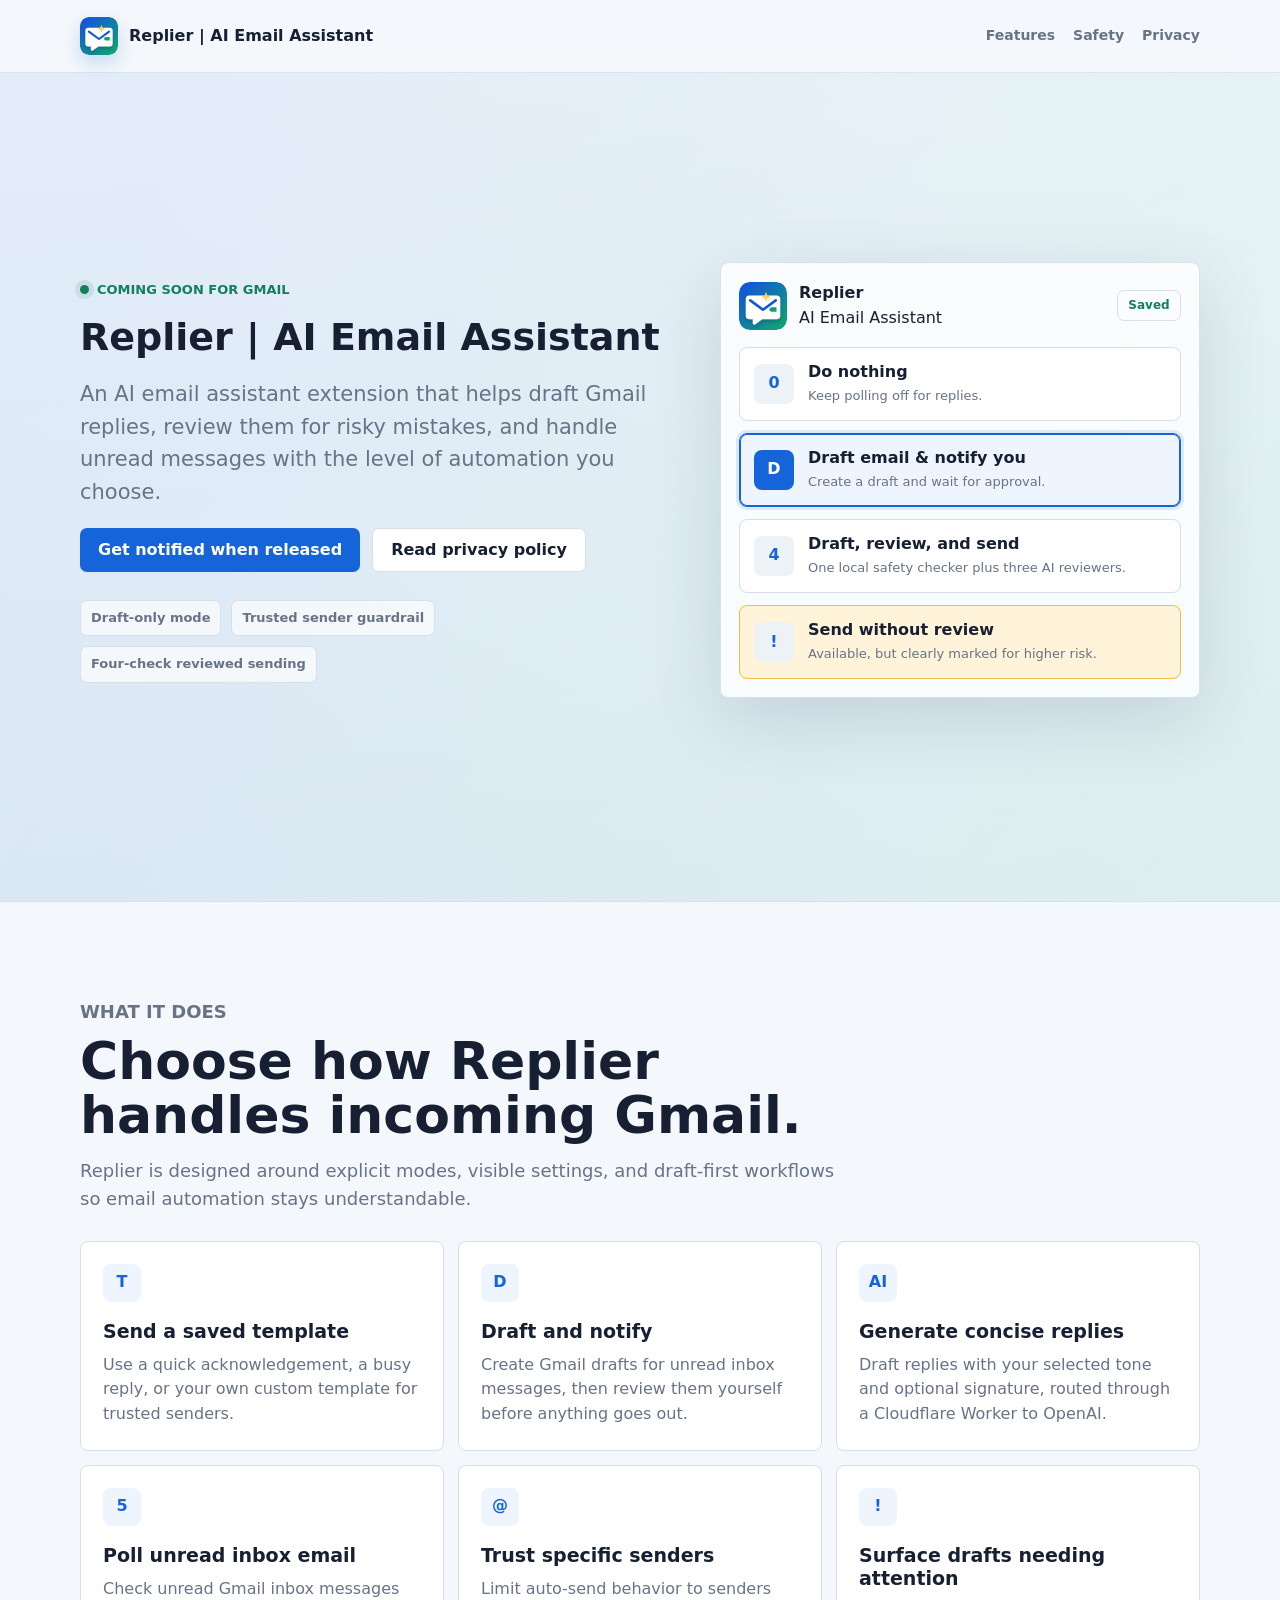
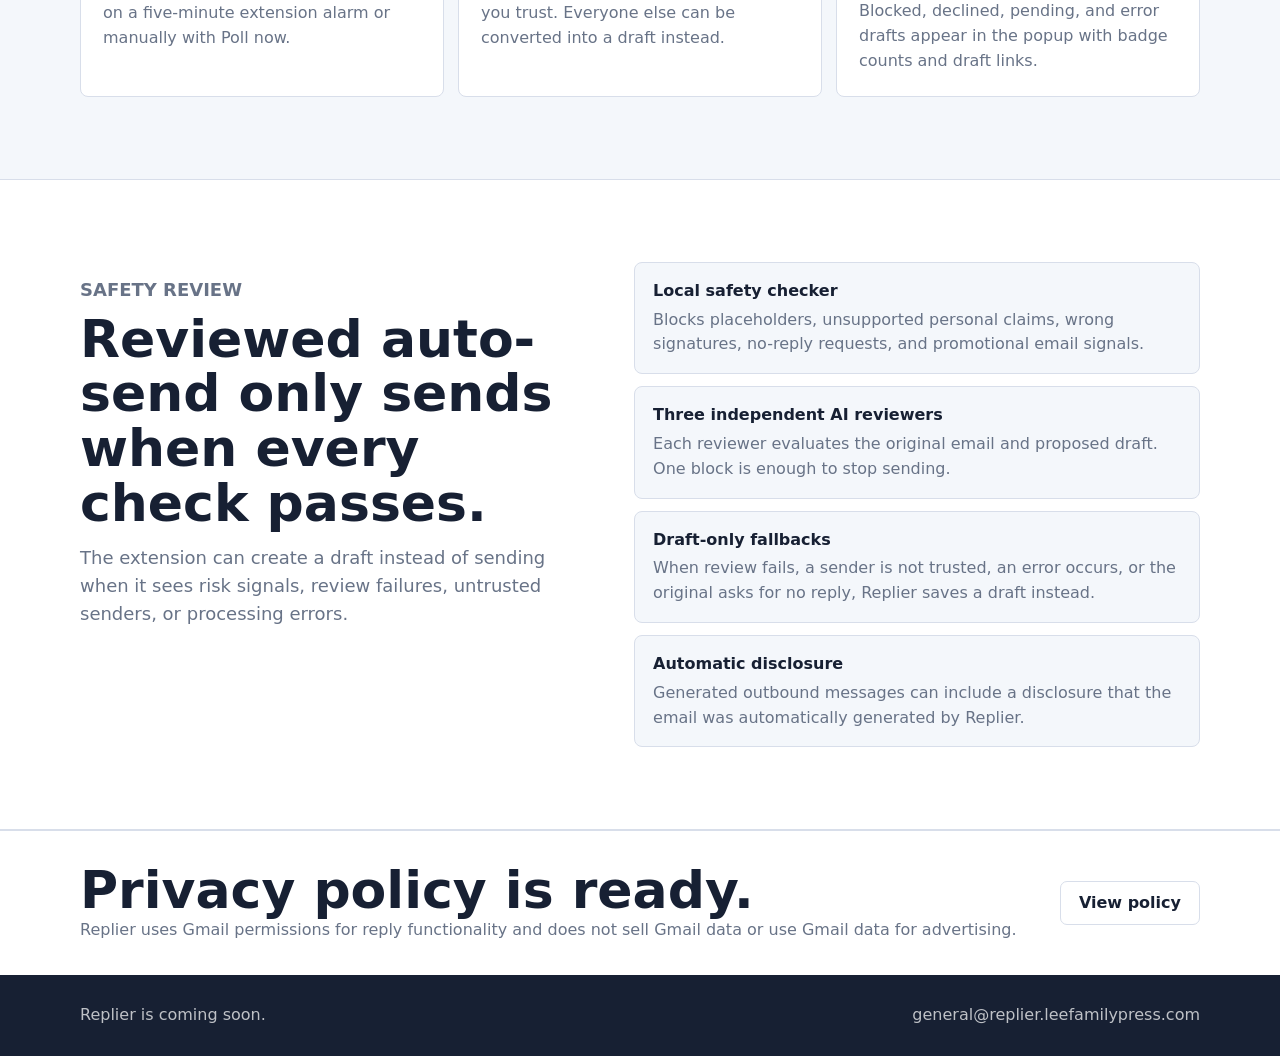
<file: index.html>
<!doctype html>
<html lang="en">
  <head>
    <meta charset="utf-8">
    <meta name="viewport" content="width=device-width, initial-scale=1">
    <meta name="description" content="Replier is a coming-soon AI email assistant extension for Gmail that drafts, reviews, and sends replies with configurable safeguards.">
    <title>Replier | AI Email Assistant</title>
    <link rel="icon" href="assets/icon.svg" type="image/svg+xml">
    <link rel="stylesheet" href="styles.css">
  </head>
  <body>
    <header class="site-header">
      <nav class="nav" aria-label="Main navigation">
        <a class="brand" href="index.html" aria-label="Replier home">
          <img src="assets/icon.svg" alt="">
          <span>Replier | AI Email Assistant</span>
        </a>
        <div class="nav-links">
          <a class="hide-small" href="#features">Features</a>
          <a class="hide-small" href="#safety">Safety</a>
          <a href="privacy.html">Privacy</a>
        </div>
      </nav>
    </header>

    <main>
      <section class="hero">
        <div class="hero-inner">
          <div>
            <p class="kicker"><span class="status-dot"></span> Coming soon for Gmail</p>
            <h1>Replier | AI Email Assistant</h1>
            <p class="lede">An AI email assistant extension that helps draft Gmail replies, review them for risky mistakes, and handle unread messages with the level of automation you choose.</p>
            <div id="installBadge" class="install-badge" hidden>
              <span aria-hidden="true">✓</span>
              Installed to Google Chrome
            </div>
            <div class="hero-actions">
              <button id="notifyToggle" class="button" type="button" aria-expanded="false" aria-controls="notifyPanel">Get notified when released</button>
              <a class="button secondary" href="privacy.html">Read privacy policy</a>
            </div>
            <div id="notifyPanel" class="notify-panel" hidden>
              <form class="notify-form" action="https://formspree.io/f/mnjkgrob" method="POST">
                <label for="notify-email">Release notification email</label>
                <div class="notify-row">
                  <input id="notify-email" name="email" type="email" autocomplete="email" placeholder="you@example.com" required>
                  <button type="submit">Notify me</button>
                </div>
                <p>We will only use this email for Replier release updates.</p>
              </form>
            </div>
            <div class="trust-row" aria-label="Replier highlights">
              <span>Draft-only mode</span>
              <span>Trusted sender guardrail</span>
              <span>Four-check reviewed sending</span>
            </div>
          </div>

          <aside class="product-panel" aria-label="Replier popup preview">
            <div class="product-top">
              <div class="product-title">
                <img src="assets/icon.svg" alt="">
                <div>
                  <strong>Replier</strong>
                  <p>AI Email Assistant</p>
                </div>
              </div>
              <span class="saved">Saved</span>
            </div>
            <div class="mode-list">
              <div class="mode-card">
                <span class="mode-icon">0</span>
                <span>
                  <strong>Do nothing</strong>
                  <small>Keep polling off for replies.</small>
                </span>
              </div>
              <div class="mode-card active">
                <span class="mode-icon">D</span>
                <span>
                  <strong>Draft email & notify you</strong>
                  <small>Create a draft and wait for approval.</small>
                </span>
              </div>
              <div class="mode-card">
                <span class="mode-icon">4</span>
                <span>
                  <strong>Draft, review, and send</strong>
                  <small>One local safety checker plus three AI reviewers.</small>
                </span>
              </div>
              <div class="mode-card warn">
                <span class="mode-icon">!</span>
                <span>
                  <strong>Send without review</strong>
                  <small>Available, but clearly marked for higher risk.</small>
                </span>
              </div>
            </div>
          </aside>
        </div>
      </section>

      <section id="features" class="section">
        <div class="section-head">
          <p class="eyebrow">What it does</p>
          <h2>Choose how Replier handles incoming Gmail.</h2>
          <p>Replier is designed around explicit modes, visible settings, and draft-first workflows so email automation stays understandable.</p>
        </div>
        <div class="feature-grid">
          <article class="feature">
            <span>T</span>
            <h3>Send a saved template</h3>
            <p>Use a quick acknowledgement, a busy reply, or your own custom template for trusted senders.</p>
          </article>
          <article class="feature">
            <span>D</span>
            <h3>Draft and notify</h3>
            <p>Create Gmail drafts for unread inbox messages, then review them yourself before anything goes out.</p>
          </article>
          <article class="feature">
            <span>AI</span>
            <h3>Generate concise replies</h3>
            <p>Draft replies with your selected tone and optional signature, routed through a Cloudflare Worker to OpenAI.</p>
          </article>
          <article class="feature">
            <span>5</span>
            <h3>Poll unread inbox email</h3>
            <p>Check unread Gmail inbox messages on a five-minute extension alarm or manually with Poll now.</p>
          </article>
          <article class="feature">
            <span>@</span>
            <h3>Trust specific senders</h3>
            <p>Limit auto-send behavior to senders you trust. Everyone else can be converted into a draft instead.</p>
          </article>
          <article class="feature">
            <span>!</span>
            <h3>Surface drafts needing attention</h3>
            <p>Blocked, declined, pending, and error drafts appear in the popup with badge counts and draft links.</p>
          </article>
        </div>
      </section>

      <section id="safety" class="safety">
        <div class="section safety-layout">
          <div class="section-head">
            <p class="eyebrow">Safety review</p>
            <h2>Reviewed auto-send only sends when every check passes.</h2>
            <p>The extension can create a draft instead of sending when it sees risk signals, review failures, untrusted senders, or processing errors.</p>
          </div>
          <ul class="checklist">
            <li>
              <strong>Local safety checker</strong>
              <span>Blocks placeholders, unsupported personal claims, wrong signatures, no-reply requests, and promotional email signals.</span>
            </li>
            <li>
              <strong>Three independent AI reviewers</strong>
              <span>Each reviewer evaluates the original email and proposed draft. One block is enough to stop sending.</span>
            </li>
            <li>
              <strong>Draft-only fallbacks</strong>
              <span>When review fails, a sender is not trusted, an error occurs, or the original asks for no reply, Replier saves a draft instead.</span>
            </li>
            <li>
              <strong>Automatic disclosure</strong>
              <span>Generated outbound messages can include a disclosure that the email was automatically generated by Replier.</span>
            </li>
          </ul>
        </div>
      </section>

      <section class="policy-strip">
        <div class="policy-inner">
          <div>
            <h2>Privacy policy is ready.</h2>
            <p>Replier uses Gmail permissions for reply functionality and does not sell Gmail data or use Gmail data for advertising.</p>
          </div>
          <a class="button secondary" href="privacy.html">View policy</a>
        </div>
      </section>
    </main>

    <footer class="site-footer">
      <div class="footer-inner">
        <p>Replier is coming soon.</p>
        <a href="mailto:general@replier.leefamilypress.com">general@replier.leefamilypress.com</a>
      </div>
    </footer>
    <script>
      const REPLIER_EXTENSION_ID = "kihemlemcopoacegpnhedpiekcpnaaim";
      const installBadge = document.querySelector("#installBadge");
      const notifyToggle = document.querySelector("#notifyToggle");
      const notifyPanel = document.querySelector("#notifyPanel");
      const notifyEmail = document.querySelector("#notify-email");

      function detectReplierInstall() {
        const runtime = window.chrome?.runtime;
        if (!runtime?.sendMessage) {
          return;
        }

        try {
          runtime.sendMessage(REPLIER_EXTENSION_ID, { type: "REPLIER_INSTALL_CHECK" }, (response) => {
            if (runtime.lastError) {
              return;
            }

            if (response?.ok && response.installed) {
              installBadge.hidden = false;
            }
          });
        } catch {
          installBadge.hidden = true;
        }
      }

      notifyToggle.addEventListener("click", () => {
        const isOpen = notifyToggle.getAttribute("aria-expanded") === "true";
        notifyToggle.setAttribute("aria-expanded", String(!isOpen));
        notifyPanel.hidden = isOpen;

        if (!isOpen) {
          notifyEmail.focus();
        }
      });

      detectReplierInstall();
    </script>
  </body>
</html>
</file>
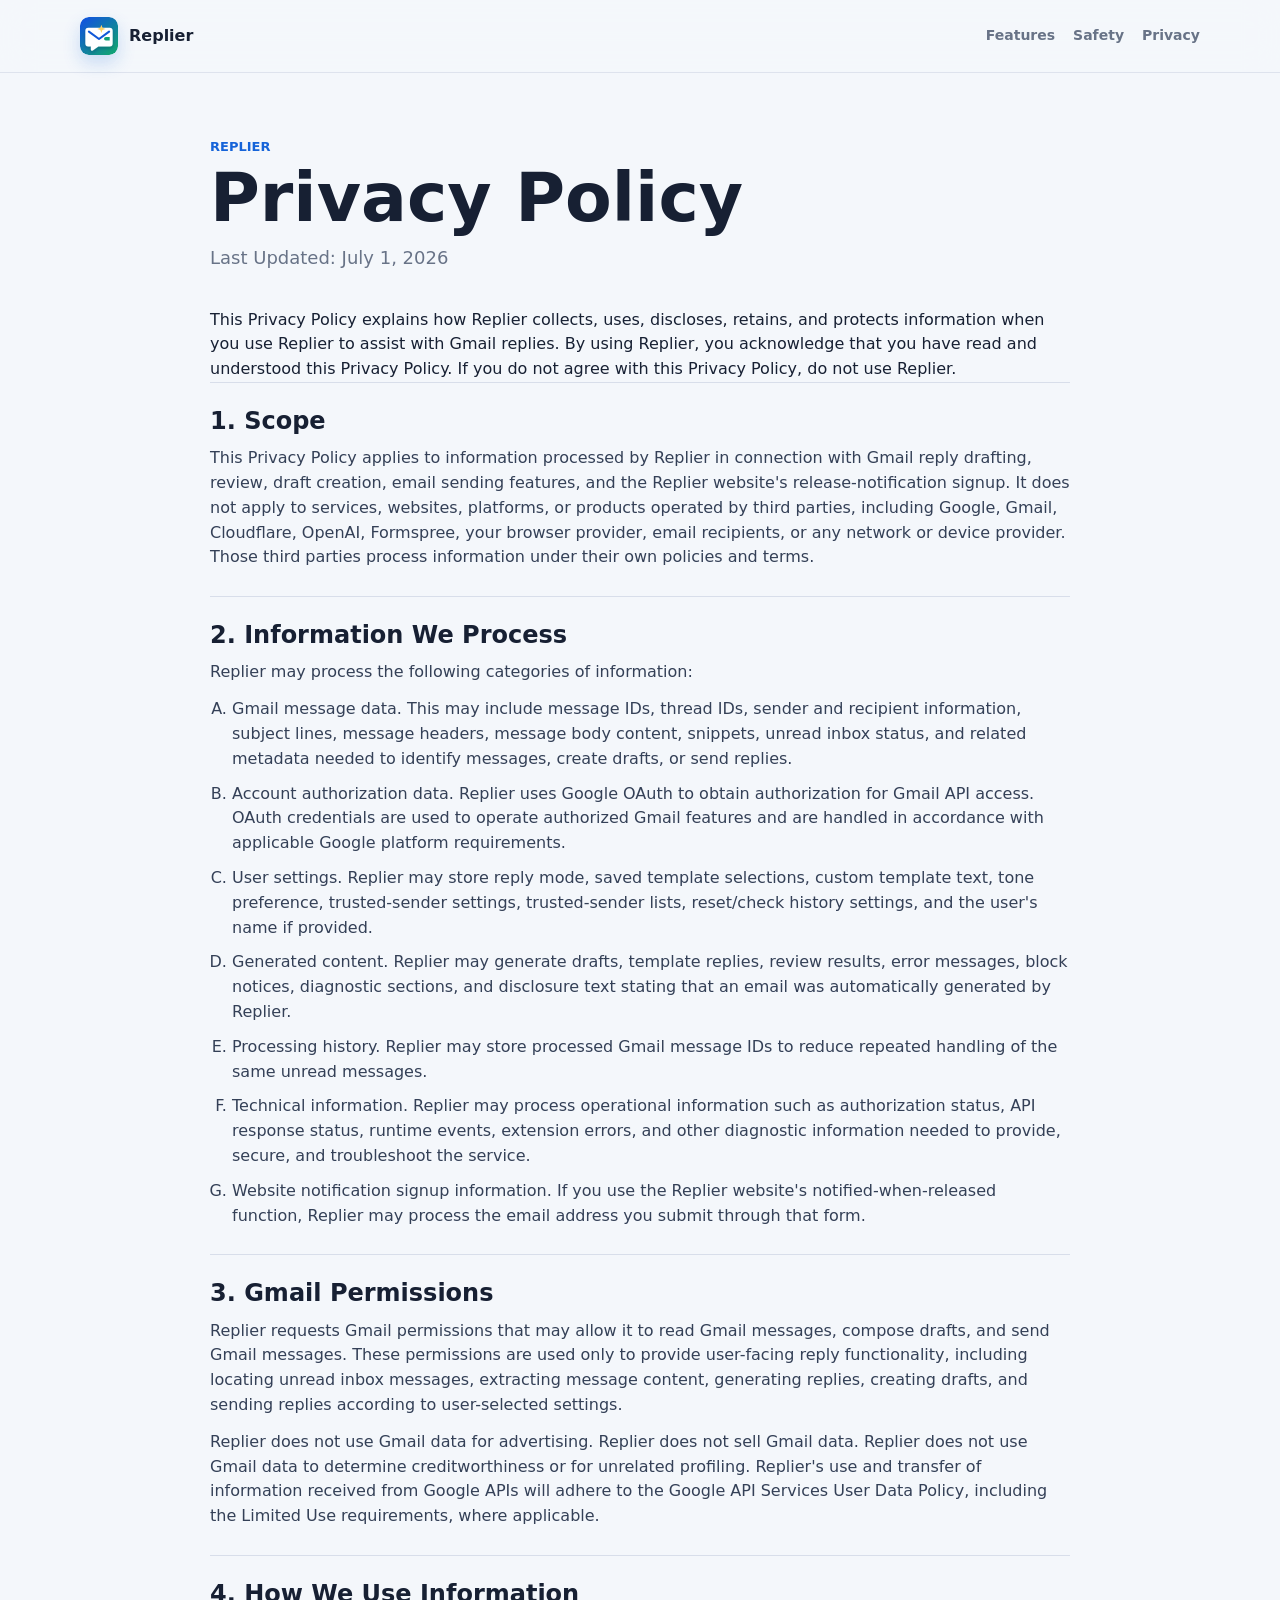
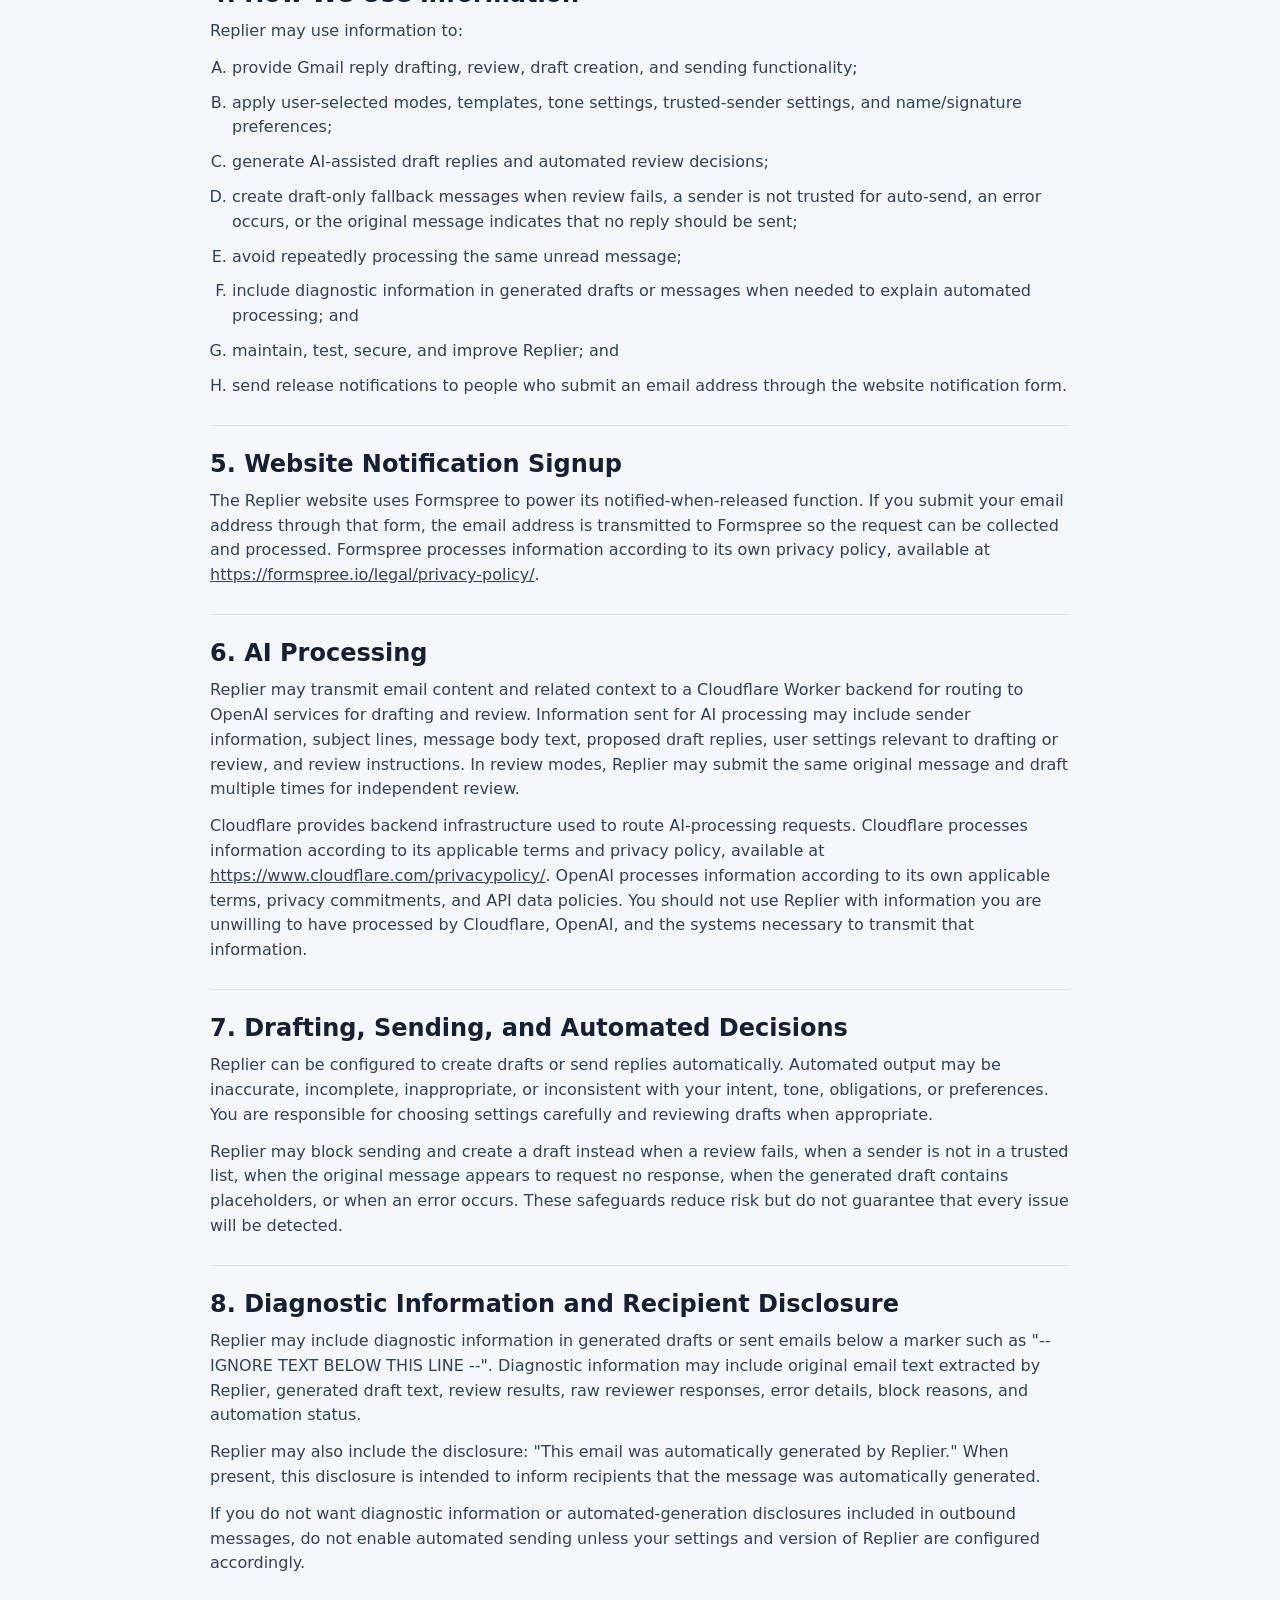
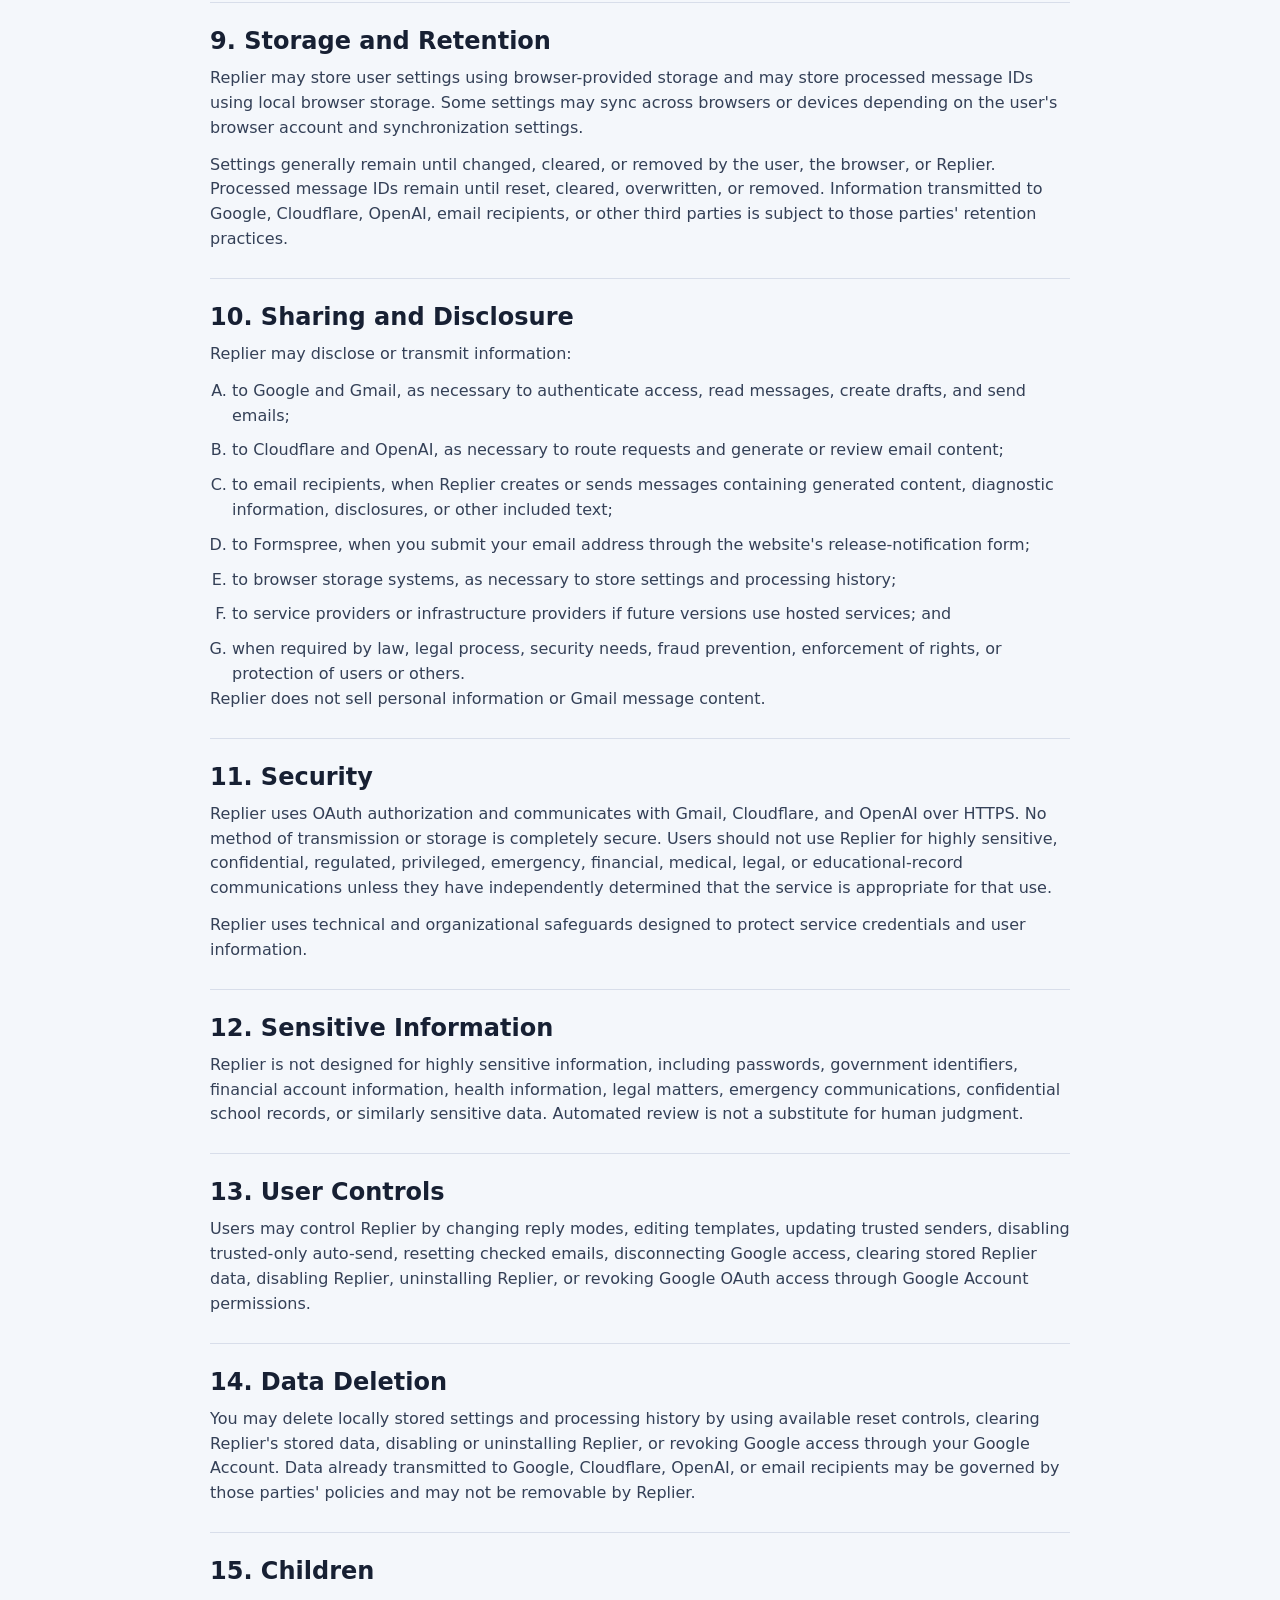
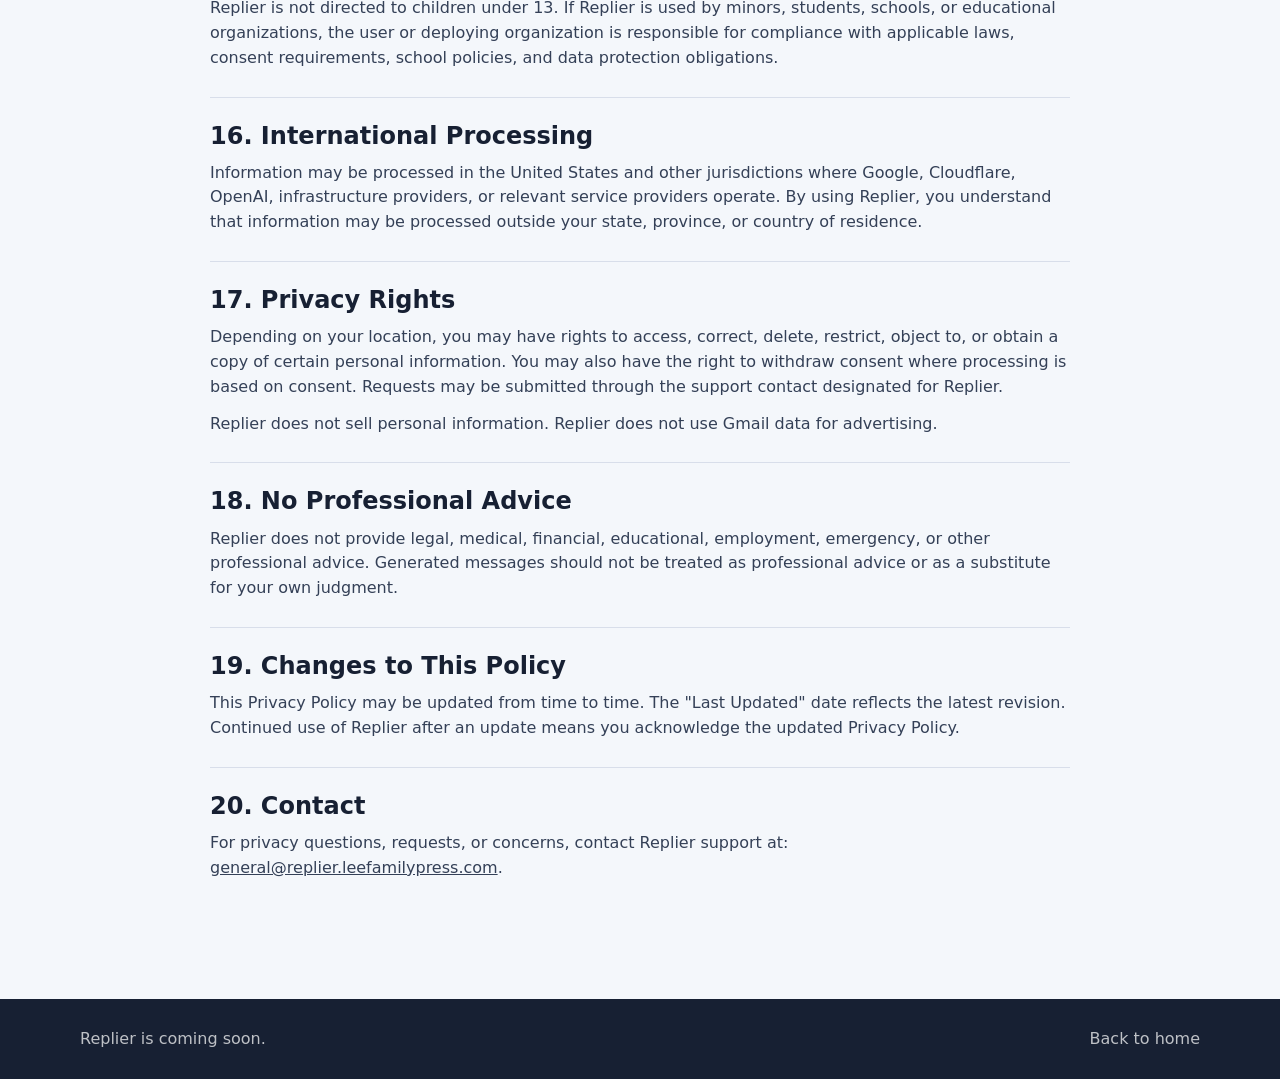
<file: privacy.html>
<!doctype html>
<html lang="en">
  <head>
    <meta charset="utf-8">
    <meta name="viewport" content="width=device-width, initial-scale=1">
    <meta name="description" content="Replier privacy policy.">
    <title>Privacy Policy | Replier</title>
    <link rel="icon" href="assets/icon.svg" type="image/svg+xml">
    <link rel="stylesheet" href="styles.css">
  </head>
  <body>
    <header class="site-header">
      <nav class="nav" aria-label="Main navigation">
        <a class="brand" href="index.html" aria-label="Replier home">
          <img src="assets/icon.svg" alt="">
          <span>Replier</span>
        </a>
        <div class="nav-links">
          <a href="index.html#features">Features</a>
          <a href="index.html#safety">Safety</a>
          <a href="privacy.html">Privacy</a>
        </div>
      </nav>
    </header>

    <main class="privacy-main">
      <header>
        <p class="eyebrow">Replier</p>
        <h1>Privacy Policy</h1>
        <p class="updated">Last Updated: July 1, 2026</p>
      </header>

      <p>This Privacy Policy explains how Replier collects, uses, discloses, retains, and protects information when you use Replier to assist with Gmail replies. By using Replier, you acknowledge that you have read and understood this Privacy Policy. If you do not agree with this Privacy Policy, do not use Replier.</p>

      <section class="policy-section">
        <h2>1. Scope</h2>
        <p>This Privacy Policy applies to information processed by Replier in connection with Gmail reply drafting, review, draft creation, email sending features, and the Replier website's release-notification signup. It does not apply to services, websites, platforms, or products operated by third parties, including Google, Gmail, Cloudflare, OpenAI, Formspree, your browser provider, email recipients, or any network or device provider. Those third parties process information under their own policies and terms.</p>
      </section>

      <section class="policy-section">
        <h2>2. Information We Process</h2>
        <p>Replier may process the following categories of information:</p>
        <ol type="A">
          <li>Gmail message data. This may include message IDs, thread IDs, sender and recipient information, subject lines, message headers, message body content, snippets, unread inbox status, and related metadata needed to identify messages, create drafts, or send replies.</li>
          <li>Account authorization data. Replier uses Google OAuth to obtain authorization for Gmail API access. OAuth credentials are used to operate authorized Gmail features and are handled in accordance with applicable Google platform requirements.</li>
          <li>User settings. Replier may store reply mode, saved template selections, custom template text, tone preference, trusted-sender settings, trusted-sender lists, reset/check history settings, and the user's name if provided.</li>
          <li>Generated content. Replier may generate drafts, template replies, review results, error messages, block notices, diagnostic sections, and disclosure text stating that an email was automatically generated by Replier.</li>
          <li>Processing history. Replier may store processed Gmail message IDs to reduce repeated handling of the same unread messages.</li>
          <li>Technical information. Replier may process operational information such as authorization status, API response status, runtime events, extension errors, and other diagnostic information needed to provide, secure, and troubleshoot the service.</li>
          <li>Website notification signup information. If you use the Replier website's notified-when-released function, Replier may process the email address you submit through that form.</li>
        </ol>
      </section>

      <section class="policy-section">
        <h2>3. Gmail Permissions</h2>
        <p>Replier requests Gmail permissions that may allow it to read Gmail messages, compose drafts, and send Gmail messages. These permissions are used only to provide user-facing reply functionality, including locating unread inbox messages, extracting message content, generating replies, creating drafts, and sending replies according to user-selected settings.</p>
        <p>Replier does not use Gmail data for advertising. Replier does not sell Gmail data. Replier does not use Gmail data to determine creditworthiness or for unrelated profiling. Replier's use and transfer of information received from Google APIs will adhere to the Google API Services User Data Policy, including the Limited Use requirements, where applicable.</p>
      </section>

      <section class="policy-section">
        <h2>4. How We Use Information</h2>
        <p>Replier may use information to:</p>
        <ol type="A">
          <li>provide Gmail reply drafting, review, draft creation, and sending functionality;</li>
          <li>apply user-selected modes, templates, tone settings, trusted-sender settings, and name/signature preferences;</li>
          <li>generate AI-assisted draft replies and automated review decisions;</li>
          <li>create draft-only fallback messages when review fails, a sender is not trusted for auto-send, an error occurs, or the original message indicates that no reply should be sent;</li>
          <li>avoid repeatedly processing the same unread message;</li>
          <li>include diagnostic information in generated drafts or messages when needed to explain automated processing; and</li>
          <li>maintain, test, secure, and improve Replier; and</li>
          <li>send release notifications to people who submit an email address through the website notification form.</li>
        </ol>
      </section>

      <section class="policy-section">
        <h2>5. Website Notification Signup</h2>
        <p>The Replier website uses Formspree to power its notified-when-released function. If you submit your email address through that form, the email address is transmitted to Formspree so the request can be collected and processed. Formspree processes information according to its own privacy policy, available at <a href="https://formspree.io/legal/privacy-policy/">https://formspree.io/legal/privacy-policy/</a>.</p>
      </section>

      <section class="policy-section">
        <h2>6. AI Processing</h2>
        <p>Replier may transmit email content and related context to a Cloudflare Worker backend for routing to OpenAI services for drafting and review. Information sent for AI processing may include sender information, subject lines, message body text, proposed draft replies, user settings relevant to drafting or review, and review instructions. In review modes, Replier may submit the same original message and draft multiple times for independent review.</p>
        <p>Cloudflare provides backend infrastructure used to route AI-processing requests. Cloudflare processes information according to its applicable terms and privacy policy, available at <a href="https://www.cloudflare.com/privacypolicy/">https://www.cloudflare.com/privacypolicy/</a>. OpenAI processes information according to its own applicable terms, privacy commitments, and API data policies. You should not use Replier with information you are unwilling to have processed by Cloudflare, OpenAI, and the systems necessary to transmit that information.</p>
      </section>

      <section class="policy-section">
        <h2>7. Drafting, Sending, and Automated Decisions</h2>
        <p>Replier can be configured to create drafts or send replies automatically. Automated output may be inaccurate, incomplete, inappropriate, or inconsistent with your intent, tone, obligations, or preferences. You are responsible for choosing settings carefully and reviewing drafts when appropriate.</p>
        <p>Replier may block sending and create a draft instead when a review fails, when a sender is not in a trusted list, when the original message appears to request no response, when the generated draft contains placeholders, or when an error occurs. These safeguards reduce risk but do not guarantee that every issue will be detected.</p>
      </section>

      <section class="policy-section">
        <h2>8. Diagnostic Information and Recipient Disclosure</h2>
        <p>Replier may include diagnostic information in generated drafts or sent emails below a marker such as "-- IGNORE TEXT BELOW THIS LINE --". Diagnostic information may include original email text extracted by Replier, generated draft text, review results, raw reviewer responses, error details, block reasons, and automation status.</p>
        <p>Replier may also include the disclosure: "This email was automatically generated by Replier." When present, this disclosure is intended to inform recipients that the message was automatically generated.</p>
        <p>If you do not want diagnostic information or automated-generation disclosures included in outbound messages, do not enable automated sending unless your settings and version of Replier are configured accordingly.</p>
      </section>

      <section class="policy-section">
        <h2>9. Storage and Retention</h2>
        <p>Replier may store user settings using browser-provided storage and may store processed message IDs using local browser storage. Some settings may sync across browsers or devices depending on the user's browser account and synchronization settings.</p>
        <p>Settings generally remain until changed, cleared, or removed by the user, the browser, or Replier. Processed message IDs remain until reset, cleared, overwritten, or removed. Information transmitted to Google, Cloudflare, OpenAI, email recipients, or other third parties is subject to those parties' retention practices.</p>
      </section>

      <section class="policy-section">
        <h2>10. Sharing and Disclosure</h2>
        <p>Replier may disclose or transmit information:</p>
        <ol type="A">
          <li>to Google and Gmail, as necessary to authenticate access, read messages, create drafts, and send emails;</li>
          <li>to Cloudflare and OpenAI, as necessary to route requests and generate or review email content;</li>
          <li>to email recipients, when Replier creates or sends messages containing generated content, diagnostic information, disclosures, or other included text;</li>
          <li>to Formspree, when you submit your email address through the website's release-notification form;</li>
          <li>to browser storage systems, as necessary to store settings and processing history;</li>
          <li>to service providers or infrastructure providers if future versions use hosted services; and</li>
          <li>when required by law, legal process, security needs, fraud prevention, enforcement of rights, or protection of users or others.</li>
        </ol>
        <p>Replier does not sell personal information or Gmail message content.</p>
      </section>

      <section class="policy-section">
        <h2>11. Security</h2>
        <p>Replier uses OAuth authorization and communicates with Gmail, Cloudflare, and OpenAI over HTTPS. No method of transmission or storage is completely secure. Users should not use Replier for highly sensitive, confidential, regulated, privileged, emergency, financial, medical, legal, or educational-record communications unless they have independently determined that the service is appropriate for that use.</p>
        <p>Replier uses technical and organizational safeguards designed to protect service credentials and user information.</p>
      </section>

      <section class="policy-section">
        <h2>12. Sensitive Information</h2>
        <p>Replier is not designed for highly sensitive information, including passwords, government identifiers, financial account information, health information, legal matters, emergency communications, confidential school records, or similarly sensitive data. Automated review is not a substitute for human judgment.</p>
      </section>

      <section class="policy-section">
        <h2>13. User Controls</h2>
        <p>Users may control Replier by changing reply modes, editing templates, updating trusted senders, disabling trusted-only auto-send, resetting checked emails, disconnecting Google access, clearing stored Replier data, disabling Replier, uninstalling Replier, or revoking Google OAuth access through Google Account permissions.</p>
      </section>

      <section class="policy-section">
        <h2>14. Data Deletion</h2>
        <p>You may delete locally stored settings and processing history by using available reset controls, clearing Replier's stored data, disabling or uninstalling Replier, or revoking Google access through your Google Account. Data already transmitted to Google, Cloudflare, OpenAI, or email recipients may be governed by those parties' policies and may not be removable by Replier.</p>
      </section>

      <section class="policy-section">
        <h2>15. Children</h2>
        <p>Replier is not directed to children under 13. If Replier is used by minors, students, schools, or educational organizations, the user or deploying organization is responsible for compliance with applicable laws, consent requirements, school policies, and data protection obligations.</p>
      </section>

      <section class="policy-section">
        <h2>16. International Processing</h2>
        <p>Information may be processed in the United States and other jurisdictions where Google, Cloudflare, OpenAI, infrastructure providers, or relevant service providers operate. By using Replier, you understand that information may be processed outside your state, province, or country of residence.</p>
      </section>

      <section class="policy-section">
        <h2>17. Privacy Rights</h2>
        <p>Depending on your location, you may have rights to access, correct, delete, restrict, object to, or obtain a copy of certain personal information. You may also have the right to withdraw consent where processing is based on consent. Requests may be submitted through the support contact designated for Replier.</p>
        <p>Replier does not sell personal information. Replier does not use Gmail data for advertising.</p>
      </section>

      <section class="policy-section">
        <h2>18. No Professional Advice</h2>
        <p>Replier does not provide legal, medical, financial, educational, employment, emergency, or other professional advice. Generated messages should not be treated as professional advice or as a substitute for your own judgment.</p>
      </section>

      <section class="policy-section">
        <h2>19. Changes to This Policy</h2>
        <p>This Privacy Policy may be updated from time to time. The "Last Updated" date reflects the latest revision. Continued use of Replier after an update means you acknowledge the updated Privacy Policy.</p>
      </section>

      <section class="policy-section">
        <h2>20. Contact</h2>
        <p>For privacy questions, requests, or concerns, contact Replier support at: <a href="mailto:general@replier.leefamilypress.com">general@replier.leefamilypress.com</a>.</p>
      </section>
    </main>

    <footer class="site-footer">
      <div class="footer-inner">
        <p>Replier is coming soon.</p>
        <a href="index.html">Back to home</a>
      </div>
    </footer>
  </body>
</html>
</file>
<file: styles.css>
:root {
  color-scheme: light;
  --bg: #f4f7fb;
  --surface: #ffffff;
  --surface-soft: #eef5ff;
  --text: #172033;
  --muted: #687387;
  --line: #d8deea;
  --accent: #1664d9;
  --accent-dark: #0d4eaa;
  --green: #12805c;
  --gold: #f0bd48;
  --gold-soft: #fff3d9;
  --shadow: 0 22px 70px rgba(31, 51, 84, 0.14);
}

* {
  box-sizing: border-box;
}

html {
  scroll-behavior: smooth;
}

body {
  margin: 0;
  background: var(--bg);
  color: var(--text);
  font: 16px/1.55 system-ui, -apple-system, BlinkMacSystemFont, "Segoe UI", sans-serif;
}

a {
  color: inherit;
}

.site-header {
  position: sticky;
  top: 0;
  z-index: 10;
  border-bottom: 1px solid rgba(216, 222, 234, 0.78);
  background: rgba(244, 247, 251, 0.88);
  backdrop-filter: blur(16px);
}

.nav {
  display: flex;
  align-items: center;
  justify-content: space-between;
  width: min(1120px, calc(100% - 36px));
  min-height: 72px;
  margin: 0 auto;
  gap: 18px;
}

.brand {
  display: inline-flex;
  align-items: center;
  gap: 11px;
  min-width: 0;
  color: var(--text);
  font-weight: 800;
  text-decoration: none;
}

.brand span {
  white-space: nowrap;
}

.brand img {
  width: 38px;
  height: 38px;
  border-radius: 9px;
  box-shadow: 0 8px 18px rgba(22, 100, 217, 0.2);
}

.nav-links {
  display: flex;
  align-items: center;
  gap: 18px;
  color: var(--muted);
  font-size: 14px;
  font-weight: 700;
}

.nav-links a {
  text-decoration: none;
}

.nav-links a:hover {
  color: var(--accent);
}

.button,
button {
  display: inline-flex;
  align-items: center;
  justify-content: center;
  min-height: 44px;
  padding: 0 18px;
  border: 0;
  border-radius: 7px;
  background: var(--accent);
  color: #ffffff;
  font: inherit;
  font-weight: 800;
  text-decoration: none;
  cursor: pointer;
}

.button:hover,
button:hover {
  background: var(--accent-dark);
}

.button.secondary {
  border: 1px solid var(--line);
  background: var(--surface);
  color: var(--text);
}

.button.secondary:hover {
  background: #edf1f8;
}

.hero {
  position: relative;
  overflow: hidden;
  border-bottom: 1px solid var(--line);
  background:
    linear-gradient(120deg, rgba(22, 100, 217, 0.12), rgba(17, 160, 120, 0.1)),
    linear-gradient(180deg, #ffffff 0%, #f4f7fb 100%);
}

.hero-inner {
  display: grid;
  grid-template-columns: minmax(0, 1fr) minmax(320px, 480px);
  align-items: center;
  width: min(1120px, calc(100% - 36px));
  min-height: calc(100vh - 72px);
  margin: 0 auto;
  padding: 78px 0 92px;
  gap: 58px;
}

.hero-inner > div:first-child {
  min-width: 0;
}

.kicker {
  display: inline-flex;
  align-items: center;
  gap: 8px;
  margin: 0 0 18px;
  color: var(--green);
  font-size: 13px;
  font-weight: 850;
  text-transform: uppercase;
}

.status-dot {
  width: 9px;
  height: 9px;
  border-radius: 50%;
  background: var(--green);
  box-shadow: 0 0 0 5px rgba(18, 128, 92, 0.12);
}

h1,
h2,
h3,
p {
  margin: 0;
}

h1 {
  max-width: 720px;
  font-size: clamp(48px, 8vw, 88px);
  line-height: 0.98;
}

.hero h1 {
  max-width: none;
  font-size: 38px;
  line-height: 1;
  white-space: nowrap;
}

.lede {
  max-width: 650px;
  margin-top: 22px;
  color: var(--muted);
  font-size: 21px;
}

.hero-actions {
  display: flex;
  flex-wrap: wrap;
  gap: 12px;
  margin-top: 20px;
}

.install-badge {
  position: relative;
  display: inline-flex;
  align-items: center;
  gap: 10px;
  margin-top: 20px;
  padding: 10px 14px 10px 11px;
  border: 1px solid rgba(177, 112, 0, 0.32);
  border-radius: 8px;
  background:
    linear-gradient(135deg, rgba(255, 250, 229, 0.96), rgba(255, 226, 137, 0.92) 48%, rgba(255, 247, 218, 0.98)),
    #fff2c2;
  color: #674500;
  font-size: 14px;
  font-weight: 900;
  letter-spacing: 0;
  overflow: hidden;
  text-shadow: 0 1px 0 rgba(255, 255, 255, 0.72);
  box-shadow:
    0 16px 36px rgba(126, 86, 0, 0.18),
    inset 0 1px 0 rgba(255, 255, 255, 0.9),
    inset 0 -1px 0 rgba(177, 112, 0, 0.14);
}

.install-badge::after {
  content: "";
  position: absolute;
  inset: 0;
  background: linear-gradient(110deg, transparent 0%, rgba(255, 255, 255, 0.58) 42%, transparent 64%);
  transform: translateX(-120%);
  animation: badge-shine 3.6s ease-in-out infinite;
  pointer-events: none;
}

.install-badge[hidden] {
  display: none;
}

.install-badge span {
  display: grid;
  place-items: center;
  width: 24px;
  height: 24px;
  border-radius: 50%;
  background:
    radial-gradient(circle at 35% 30%, #fff7c2 0 18%, #ffc83d 38%, #c98600 100%);
  color: #ffffff;
  font-size: 14px;
  line-height: 1;
  text-shadow: 0 1px 1px rgba(91, 54, 0, 0.38);
  box-shadow:
    0 6px 14px rgba(126, 86, 0, 0.28),
    inset 0 1px 0 rgba(255, 255, 255, 0.7);
}

@keyframes badge-shine {
  0%,
  46% {
    transform: translateX(-120%);
  }

  72%,
  100% {
    transform: translateX(120%);
  }
}

.notify-panel {
  max-width: 560px;
  margin-top: 14px;
  padding: 14px;
  border: 1px solid rgba(216, 222, 234, 0.92);
  border-radius: 8px;
  background: rgba(255, 255, 255, 0.76);
  box-shadow: 0 18px 44px rgba(31, 51, 84, 0.12);
}

.notify-panel[hidden] {
  display: none;
}

.notify-form label {
  display: block;
  margin-bottom: 8px;
  color: var(--text);
  font-weight: 850;
}

.notify-row {
  display: grid;
  grid-template-columns: minmax(0, 1fr) minmax(116px, auto);
  gap: 10px;
}

.notify-row input {
  width: 100%;
  height: 44px;
  padding: 0 13px;
  border: 1px solid var(--line);
  border-radius: 7px;
  background: var(--surface);
  color: var(--text);
  font: inherit;
  outline: none;
}

.notify-row input:focus {
  border-color: var(--accent);
  box-shadow: 0 0 0 3px rgba(22, 100, 217, 0.14);
}

.notify-form p {
  margin-top: 10px;
  color: var(--muted);
  font-size: 13px;
}

.trust-row {
  display: flex;
  flex-wrap: wrap;
  gap: 10px;
  margin-top: 28px;
  color: var(--muted);
  font-size: 13px;
  font-weight: 750;
}

.trust-row span {
  padding: 7px 10px;
  border: 1px solid var(--line);
  border-radius: 7px;
  background: rgba(255, 255, 255, 0.68);
}

.product-panel {
  display: grid;
  gap: 16px;
  padding: 18px;
  border: 1px solid rgba(216, 222, 234, 0.9);
  border-radius: 8px;
  background: rgba(255, 255, 255, 0.8);
  box-shadow: var(--shadow);
}

.product-top {
  display: flex;
  align-items: center;
  justify-content: space-between;
  gap: 14px;
}

.product-title {
  display: flex;
  align-items: center;
  gap: 12px;
}

.product-title img {
  width: 48px;
  height: 48px;
  border-radius: 11px;
}

.saved {
  min-width: 64px;
  padding: 5px 9px;
  border: 1px solid var(--line);
  border-radius: 7px;
  color: var(--green);
  font-size: 12px;
  font-weight: 800;
  text-align: center;
}

.mode-list {
  display: grid;
  gap: 12px;
}

.mode-card {
  display: grid;
  grid-template-columns: 40px minmax(0, 1fr);
  align-items: center;
  gap: 14px;
  padding: 14px;
  border: 1px solid var(--line);
  border-radius: 8px;
  background: var(--surface);
}

.mode-card.active {
  border-color: var(--accent);
  background: var(--surface-soft);
  box-shadow: inset 0 0 0 1px var(--accent), 0 0 0 3px rgba(22, 100, 217, 0.12);
}

.mode-card.warn {
  border-color: var(--gold);
  background: var(--gold-soft);
}

.mode-icon {
  display: grid;
  place-items: center;
  width: 40px;
  height: 40px;
  border-radius: 8px;
  background: #edf2f7;
  color: var(--accent);
  font-weight: 900;
}

.mode-card.active .mode-icon {
  background: var(--accent);
  color: #ffffff;
}

.mode-card strong {
  display: block;
  line-height: 1.25;
}

.mode-card small {
  display: block;
  margin-top: 4px;
  color: var(--muted);
  font-size: 13px;
}

.section {
  width: min(1120px, calc(100% - 36px));
  margin: 0 auto;
  padding: 82px 0;
}

.section-head {
  max-width: 760px;
  margin-bottom: 28px;
}

.eyebrow {
  margin-bottom: 8px;
  color: var(--accent);
  font-size: 13px;
  font-weight: 850;
  text-transform: uppercase;
}

h2 {
  font-size: clamp(32px, 5vw, 52px);
  line-height: 1.05;
}

.section-head p {
  margin-top: 14px;
  color: var(--muted);
  font-size: 18px;
}

.feature-grid {
  display: grid;
  grid-template-columns: repeat(3, 1fr);
  gap: 14px;
}

.feature {
  min-height: 210px;
  padding: 22px;
  border: 1px solid var(--line);
  border-radius: 8px;
  background: var(--surface);
}

.feature span {
  display: grid;
  place-items: center;
  width: 38px;
  height: 38px;
  margin-bottom: 18px;
  border-radius: 8px;
  background: var(--surface-soft);
  color: var(--accent);
  font-weight: 900;
}

.feature h3 {
  font-size: 19px;
  line-height: 1.2;
}

.feature p {
  margin-top: 10px;
  color: var(--muted);
}

.safety {
  border-top: 1px solid var(--line);
  border-bottom: 1px solid var(--line);
  background: #ffffff;
}

.safety-layout {
  display: grid;
  grid-template-columns: minmax(0, 0.95fr) minmax(320px, 1.05fr);
  gap: 42px;
  align-items: start;
}

.checklist {
  display: grid;
  gap: 12px;
  margin: 0;
  padding: 0;
  list-style: none;
}

.checklist li {
  padding: 16px 18px;
  border: 1px solid var(--line);
  border-radius: 8px;
  background: var(--bg);
}

.checklist strong {
  display: block;
}

.checklist span {
  display: block;
  margin-top: 4px;
  color: var(--muted);
}

.policy-strip {
  border-top: 1px solid var(--line);
  background: var(--surface);
}

.policy-inner {
  display: flex;
  align-items: center;
  justify-content: space-between;
  width: min(1120px, calc(100% - 36px));
  margin: 0 auto;
  padding: 32px 0;
  gap: 22px;
}

.policy-inner p {
  color: var(--muted);
}

.site-footer {
  background: #172033;
  color: #ffffff;
}

.footer-inner {
  display: flex;
  align-items: center;
  justify-content: space-between;
  width: min(1120px, calc(100% - 36px));
  margin: 0 auto;
  padding: 28px 0;
  gap: 18px;
}

.footer-inner a,
.footer-inner p {
  color: rgba(255, 255, 255, 0.72);
  text-decoration: none;
}

.footer-inner a:hover {
  color: #ffffff;
}

.privacy-main {
  width: min(860px, calc(100% - 36px));
  margin: 0 auto;
  padding: 64px 0 92px;
}

.privacy-main header {
  margin-bottom: 36px;
}

.privacy-main h1 {
  max-width: none;
  font-size: clamp(42px, 7vw, 68px);
}

.privacy-main .updated {
  margin-top: 12px;
  color: var(--muted);
  font-size: 18px;
}

.policy-section {
  padding: 26px 0;
  border-top: 1px solid var(--line);
}

.policy-section h2 {
  margin-bottom: 12px;
  font-size: 24px;
}

.policy-section p,
.policy-section li {
  color: #344057;
}

.policy-section p + p,
.policy-section p + ol,
.policy-section p + ul {
  margin-top: 12px;
}

.policy-section ol,
.policy-section ul {
  display: grid;
  gap: 10px;
  margin: 12px 0 0;
  padding-left: 22px;
}

.not-found-main {
  min-height: calc(100vh - 129px);
  background:
    linear-gradient(120deg, rgba(22, 100, 217, 0.12), rgba(17, 160, 120, 0.1)),
    linear-gradient(180deg, #ffffff 0%, #f4f7fb 100%);
}

.not-found-hero {
  display: grid;
  grid-template-columns: minmax(0, 1fr) minmax(320px, 430px);
  align-items: center;
  width: min(1120px, calc(100% - 36px));
  min-height: calc(100vh - 201px);
  margin: 0 auto;
  padding: 78px 0 92px;
  gap: 58px;
}

.not-found-hero h1 {
  max-width: 760px;
  font-size: clamp(46px, 7vw, 78px);
  line-height: 0.98;
}

.not-found-card {
  padding: 18px;
  border: 1px solid rgba(216, 222, 234, 0.9);
  border-radius: 8px;
  background: rgba(255, 255, 255, 0.8);
  box-shadow: var(--shadow);
}

.mail-window {
  overflow: hidden;
  border: 1px solid var(--line);
  border-radius: 8px;
  background: var(--surface);
}

.mail-bar {
  display: flex;
  gap: 7px;
  padding: 13px;
  border-bottom: 1px solid var(--line);
  background: #edf2f7;
}

.mail-bar span {
  width: 10px;
  height: 10px;
  border-radius: 50%;
  background: #b8c2d4;
}

.mail-bar span:first-child {
  background: #ef6b6b;
}

.mail-bar span:nth-child(2) {
  background: #f0bd48;
}

.mail-bar span:nth-child(3) {
  background: #26a875;
}

.mail-message {
  padding: 24px;
}

.mail-label {
  color: var(--accent);
  font-size: 13px;
  font-weight: 850;
  text-transform: uppercase;
}

.mail-message h2 {
  margin-top: 12px;
  font-size: 30px;
}

.mail-message p:not(.mail-label) {
  margin-top: 12px;
  color: var(--muted);
}

.mail-status {
  margin-top: 22px;
  padding: 10px 12px;
  border: 1px solid rgba(240, 189, 72, 0.82);
  border-radius: 8px;
  background: var(--gold-soft);
  color: #674500;
  font-weight: 850;
}

@media (max-width: 1040px) {
  .hero-inner,
  .not-found-hero,
  .safety-layout,
  .feature-grid {
    grid-template-columns: 1fr;
  }

  .hero-inner {
    min-height: auto;
    padding: 54px 0 64px;
  }

  .not-found-hero {
    min-height: auto;
    padding: 54px 0 64px;
  }

  .hero h1 {
    font-size: 42px;
  }

  .product-panel {
    max-width: 560px;
  }

  .policy-inner,
  .footer-inner {
    align-items: flex-start;
    flex-direction: column;
  }
}

@media (max-width: 860px) {
  .hero h1 {
    font-size: 42px;
  }
}

@media (max-width: 620px) {
  .nav {
    min-height: 64px;
  }

  .brand {
    gap: 8px;
  }

  .brand img {
    width: 34px;
    height: 34px;
  }

  .brand span {
    font-size: 13px;
  }

  .nav-links {
    gap: 12px;
    font-size: 13px;
  }

  .nav-links .hide-small {
    display: none;
  }

  h1 {
    font-size: 46px;
  }

  .hero h1 {
    font-size: 27px;
  }

  .lede {
    font-size: 18px;
  }

  .hero-actions,
  .notify-row,
  .button {
    width: 100%;
  }

  .notify-row {
    grid-template-columns: 1fr;
  }

  .section {
    padding: 58px 0;
  }

  .not-found-hero h1 {
    font-size: 40px;
  }
}

@media (max-width: 480px) {
  .hero h1 {
    font-size: 25px;
  }

  .not-found-hero h1 {
    font-size: 34px;
  }
}

@media (max-width: 420px) {
  .hero h1 {
    font-size: 22px;
  }
}

@media (max-width: 360px) {
  .hero h1 {
    font-size: 18px;
  }
}
</file>
